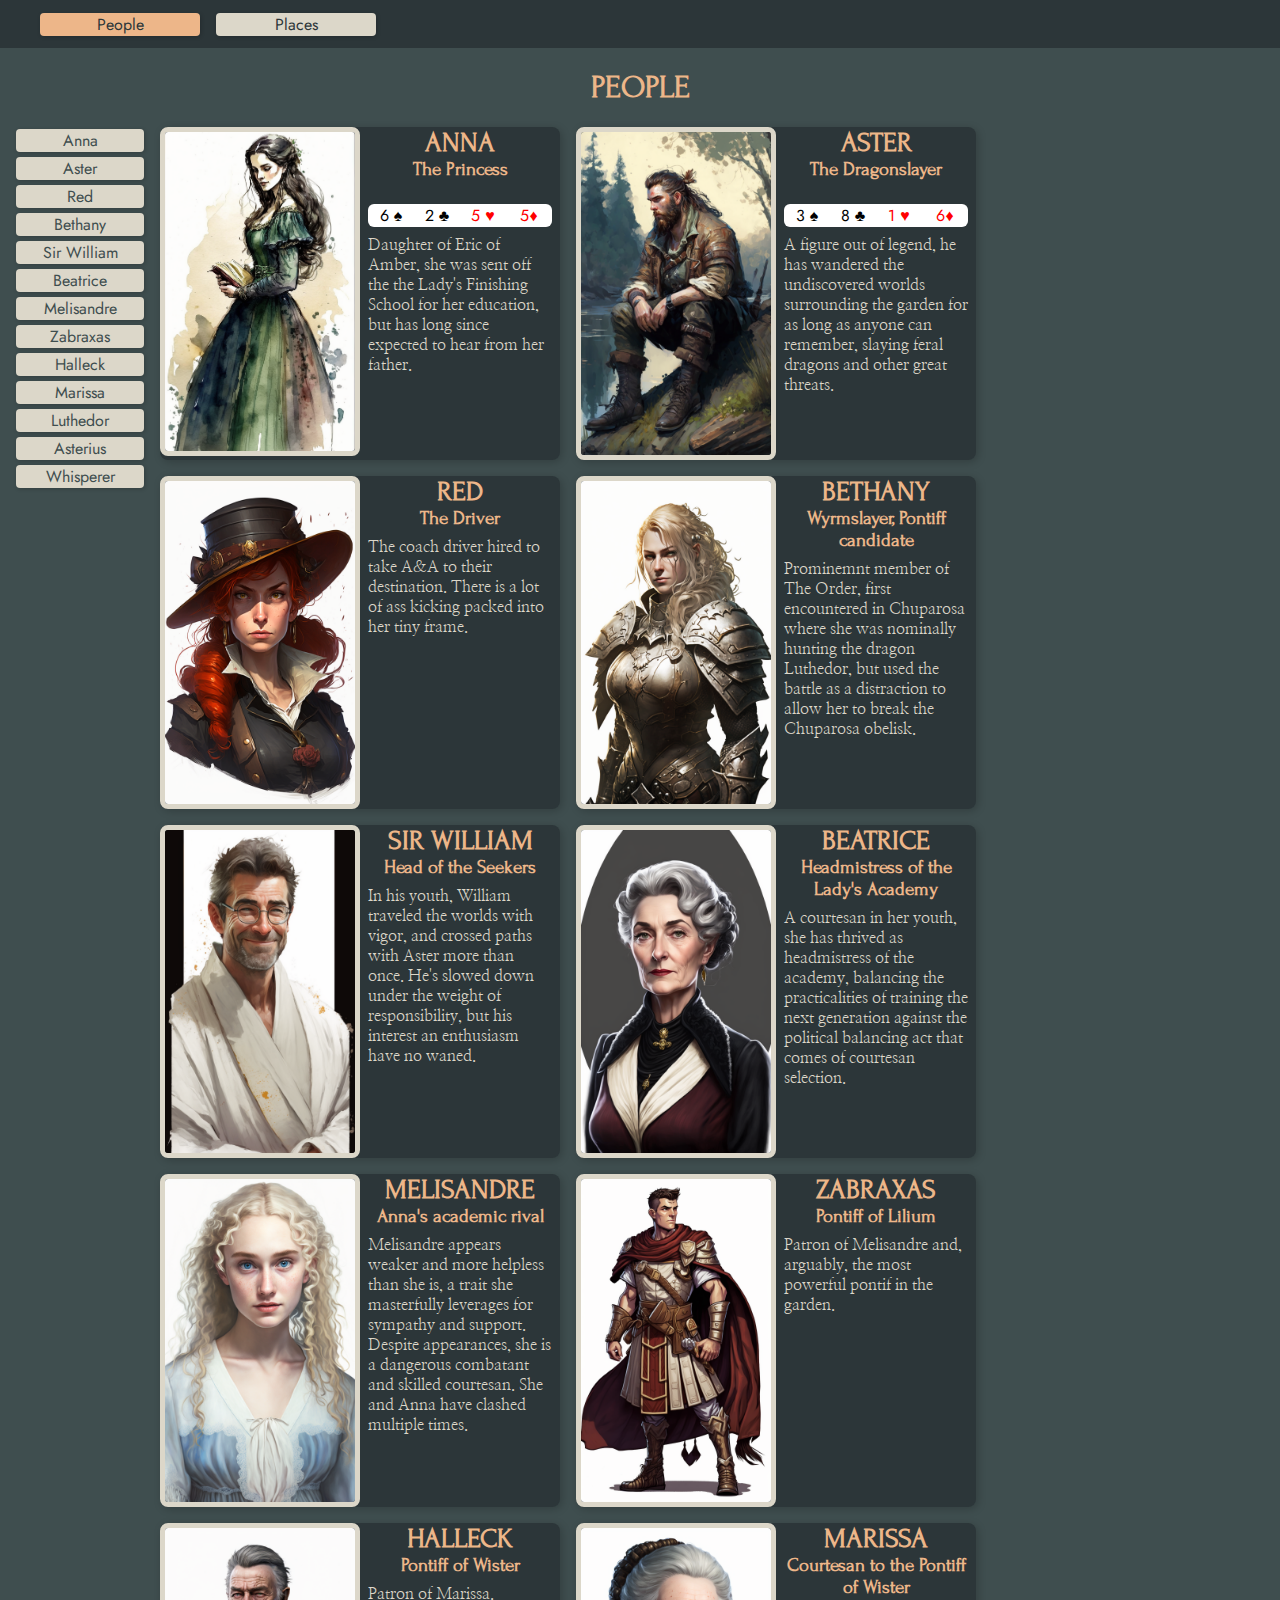
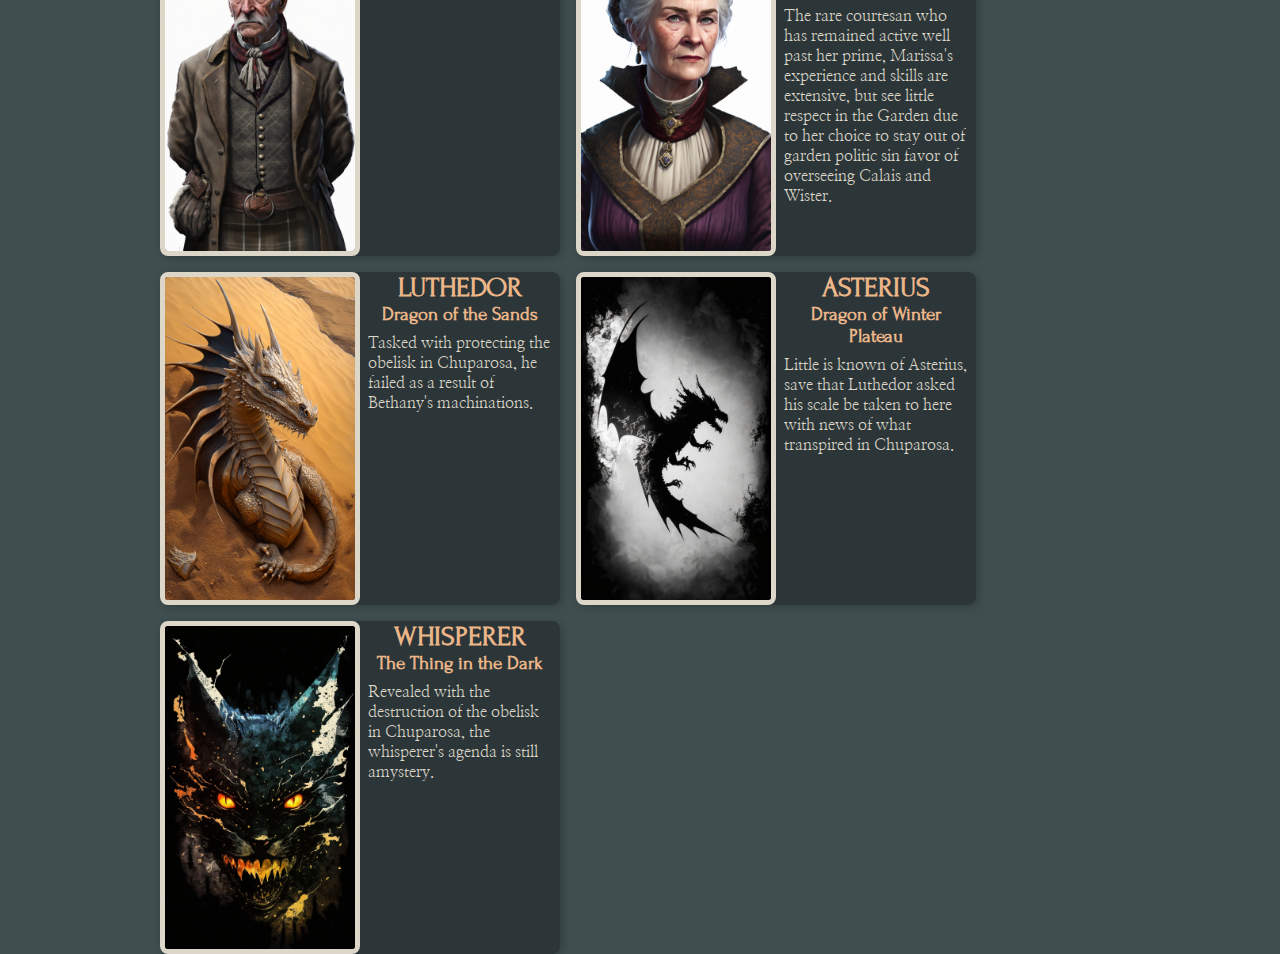
<file: index.html>
<!DOCTYPE html>
<html lang="en">
  <head>
    <meta charset="UTF-8" />
    <meta http-equiv="X-UA-Compatible" content="IE=edge" />
    <meta name="viewport" content="width=device-width, initial-scale=1.0" />
    <link rel="preconnect" href="https://fonts.googleapis.com" />
    <link rel="preconnect" href="https://fonts.gstatic.com" crossorigin />
    <link
      href="https://fonts.googleapis.com/css2?family=Forum&family=Jost:wght@300&family=Nanum+Myeongjo:wght@400;700&family=Overlock+SC&family=Rye&display=swap"
      rel="stylesheet"
    />

    <link href="styles.css" rel="stylesheet" />
    <link href="people.css" rel="stylesheet" />

    <title>A Game starter</title>
  </head>
  <body>
    <header>
      <ul>
        <li class="active"><a href="index.html">People</a></li>
        <li><a href="places.html">Places</a></li>
      </ul>
    </header>
    <h1>People</h1>
    <main>
      <nav id="sidenav"></nav>

      <content>
        <ul id="cardcontainer"></ul>
      </content>
    </main>
    <footer></footer>
  </body>
  <script src="people.js" type="module" id="callcards"></script>
</html>
</file>
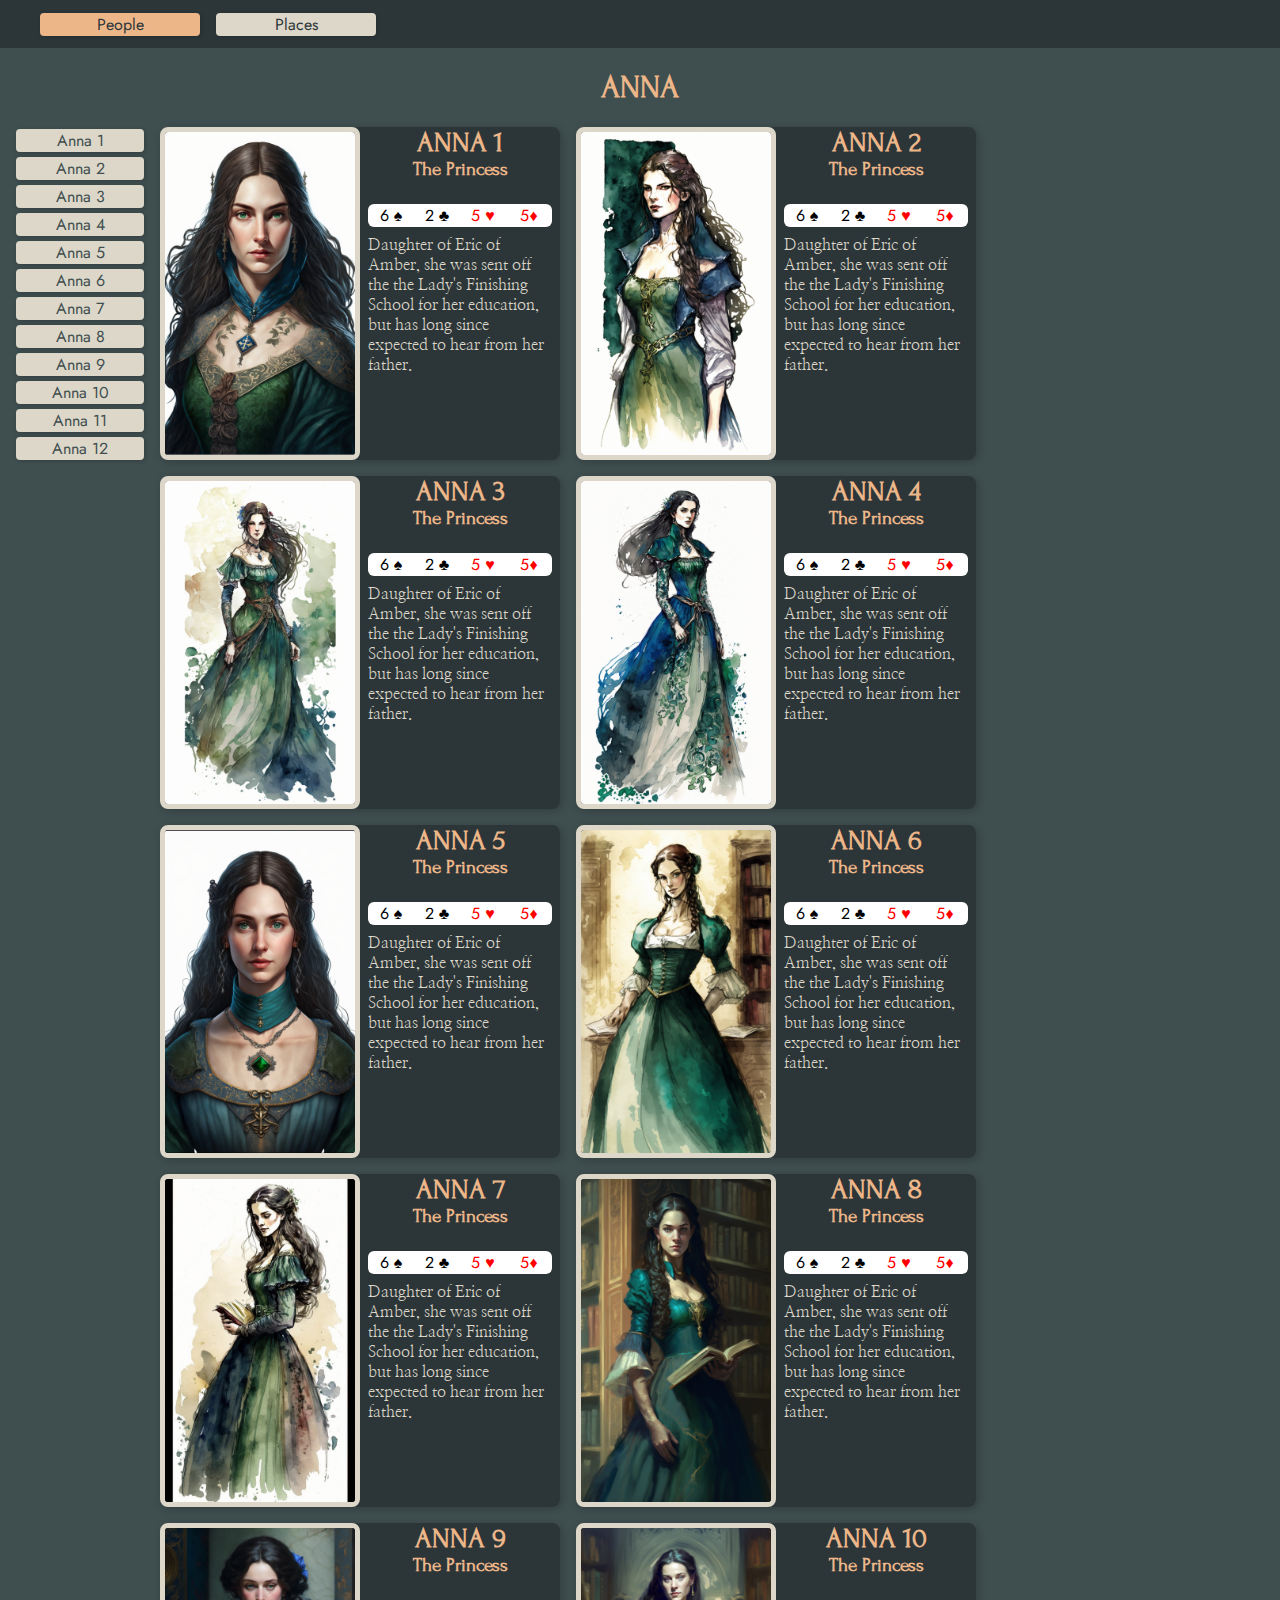
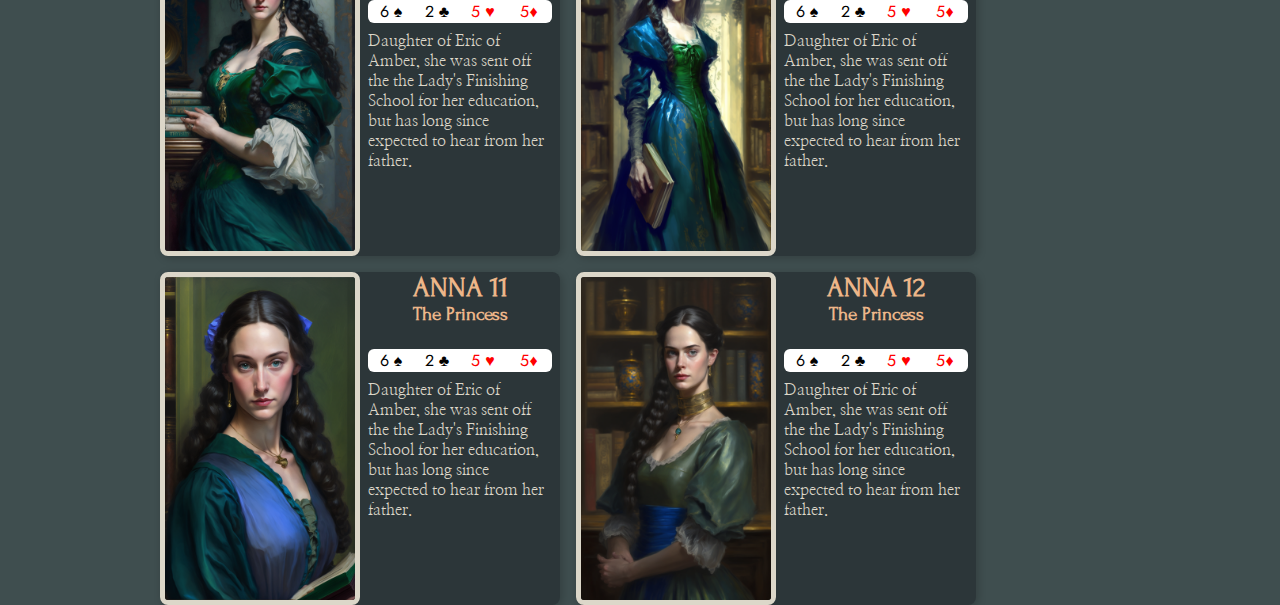
<file: anna.html>
<!DOCTYPE html>
<html lang="en">
  <head>
    <meta charset="UTF-8" />
    <meta http-equiv="X-UA-Compatible" content="IE=edge" />
    <meta name="viewport" content="width=device-width, initial-scale=1.0" />
    <link rel="preconnect" href="https://fonts.googleapis.com" />
    <link rel="preconnect" href="https://fonts.gstatic.com" crossorigin />
    <link
      href="https://fonts.googleapis.com/css2?family=Forum&family=Jost:wght@300&family=Nanum+Myeongjo:wght@400;700&family=Overlock+SC&family=Rye&display=swap"
      rel="stylesheet"
    />

    <link href="styles.css" rel="stylesheet" />
    <link href="people.css" rel="stylesheet" />

    <title>A Game starter</title>
  </head>
  <body>
    <header>
      <ul>
        <li class="active"><a href="index.html">People</a></li>
        <li><a href="places.html">Places</a></li>
      </ul>
    </header>
    <h1>Anna</h1>
    <main>
      <nav id="sidenav"></nav>

      <content>
        <ul id="cardcontainer"></ul>
      </content>
    </main>
    <footer></footer>
  </body>
  <script src="anna.js" type="module" id="callcards"></script>
</html>
</file>
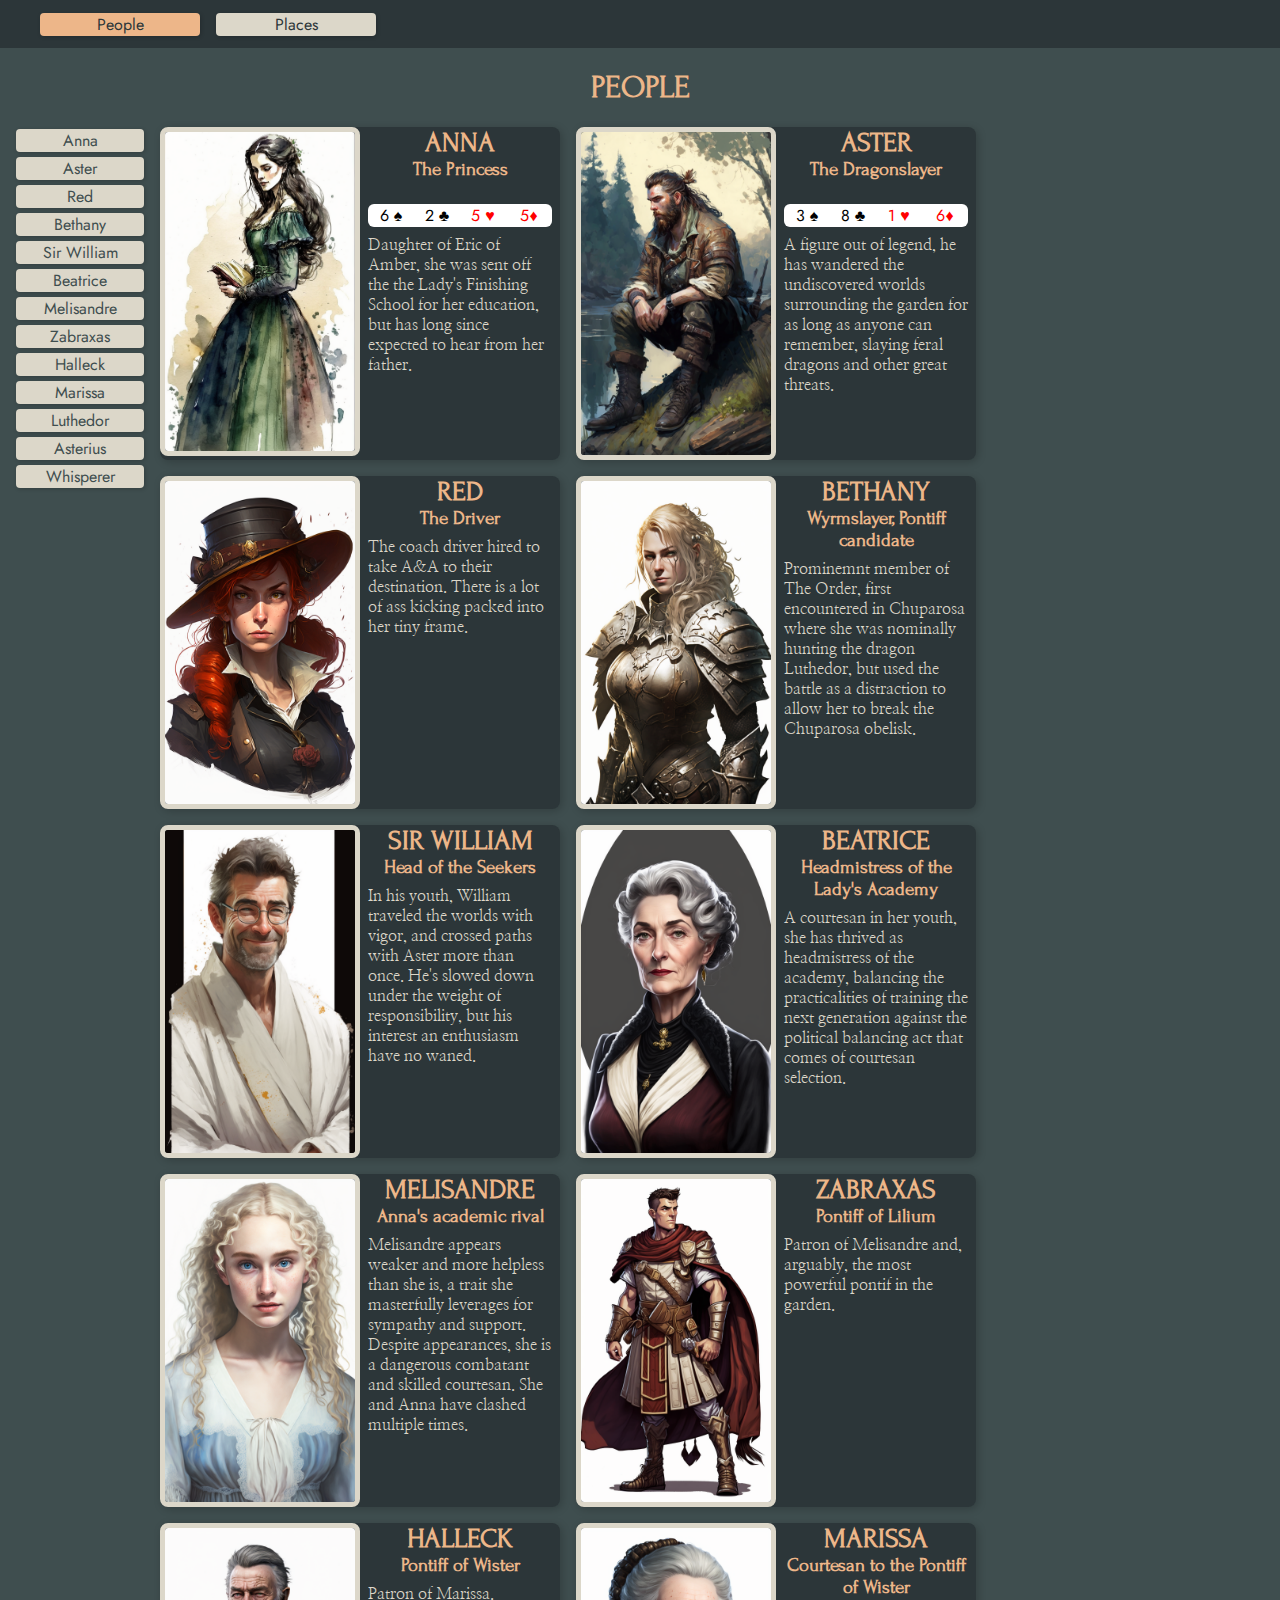
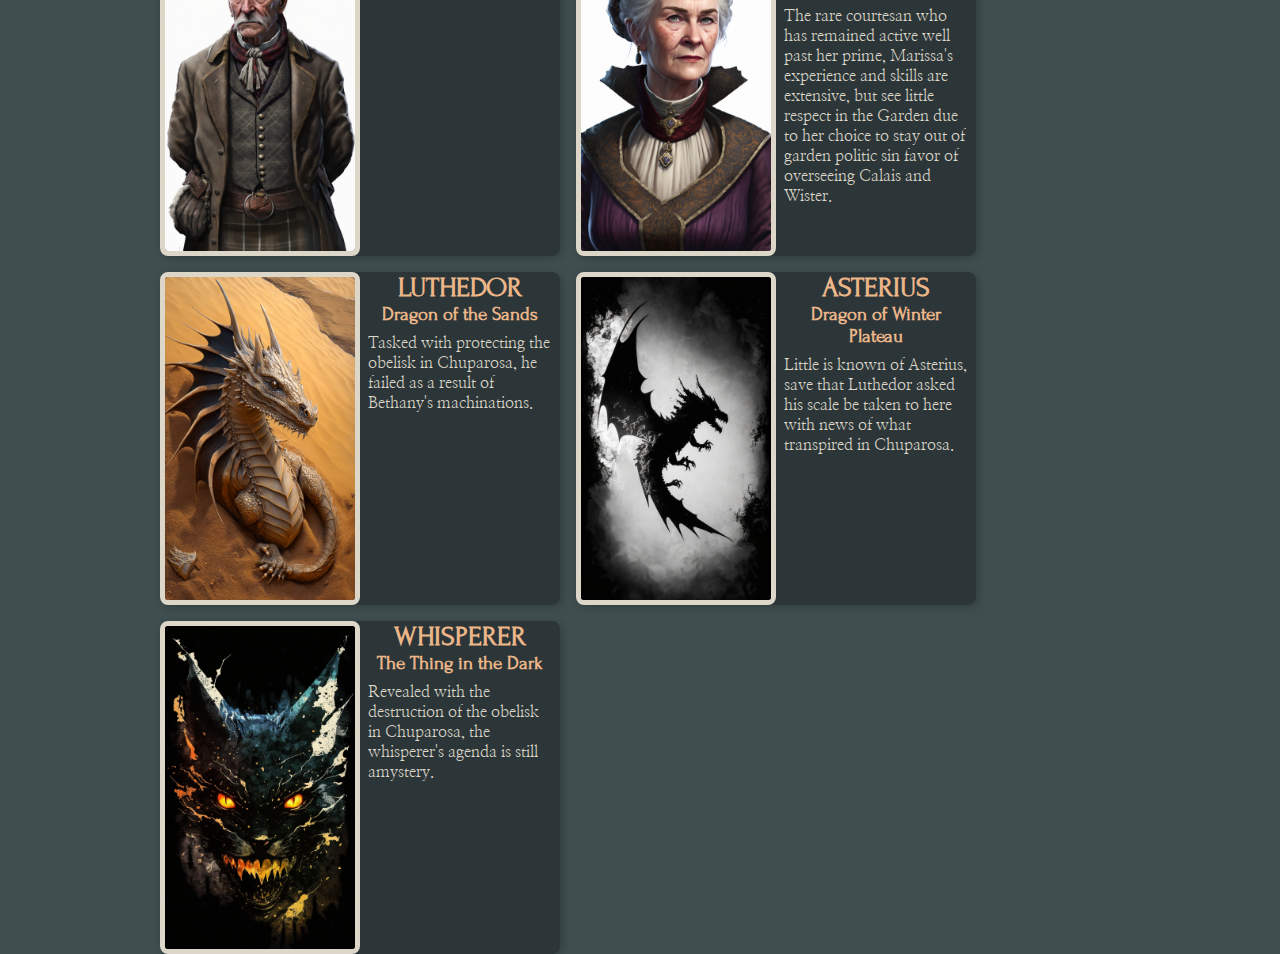
<file: people.html>
<!DOCTYPE html>
<html lang="en">
  <head>
    <meta charset="UTF-8" />
    <meta http-equiv="X-UA-Compatible" content="IE=edge" />
    <meta name="viewport" content="width=device-width, initial-scale=1.0" />
    <link rel="preconnect" href="https://fonts.googleapis.com" />
    <link rel="preconnect" href="https://fonts.gstatic.com" crossorigin />
    <link
      href="https://fonts.googleapis.com/css2?family=Forum&family=Jost:wght@300&family=Nanum+Myeongjo:wght@400;700&family=Overlock+SC&family=Rye&display=swap"
      rel="stylesheet"
    />

    <link href="styles.css" rel="stylesheet" />
    <link href="people.css" rel="stylesheet" />

    <title>A Game starter</title>
  </head>
  <body>
    <header>
      <ul>
        <li class="active"><a href="people.html">People</a></li>
        <li><a href="places.html">Places</a></li>
      </ul>
    </header>
    <h1>People</h1>
    <main>
      <nav id="sidenav"></nav>

      <content>
        <ul id="cardcontainer"></ul>
      </content>
    </main>
    <footer></footer>
  </body>
  <script src="people.js" type="module" id="callcards"></script>
</html>
</file>
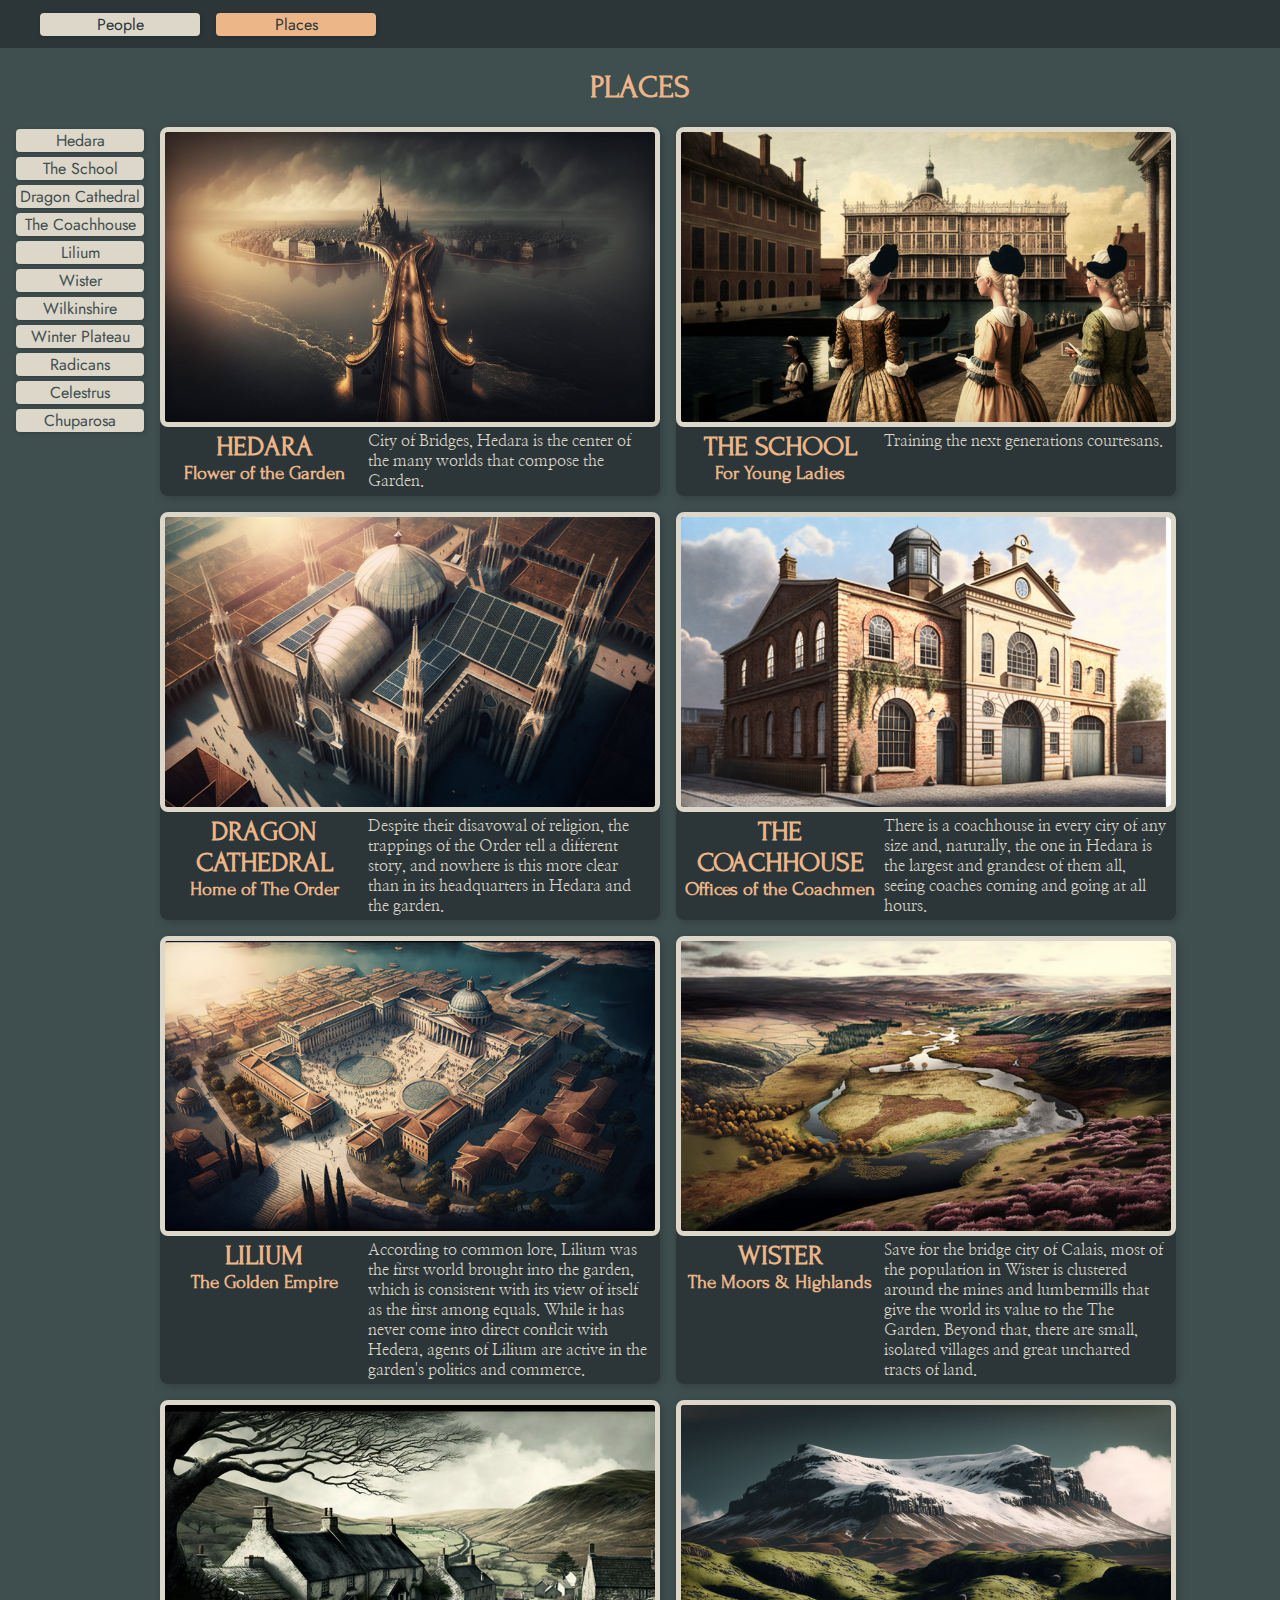
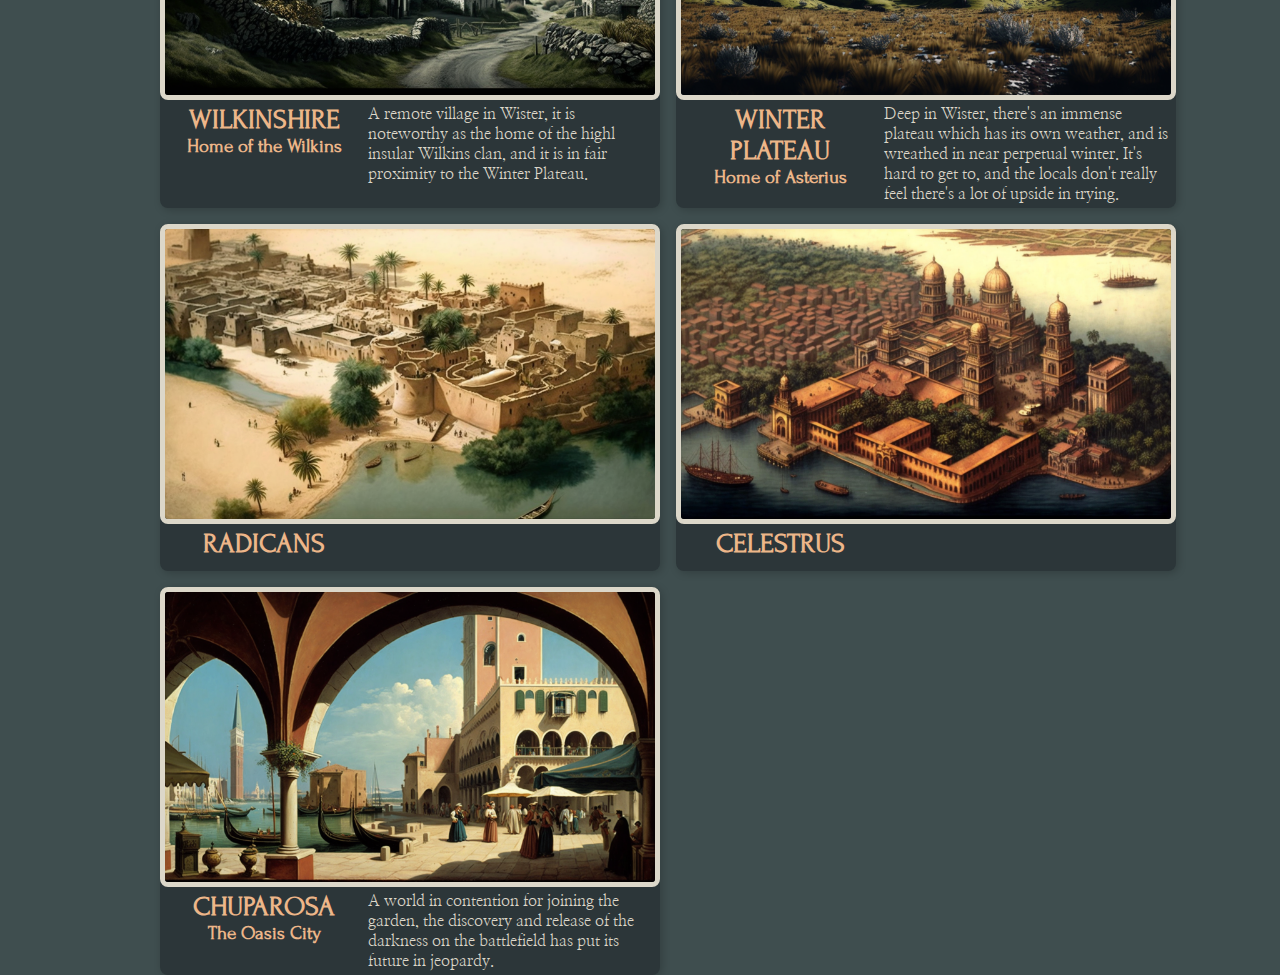
<file: places.html>
<!DOCTYPE html>
<html lang="en">
  <head>
    <meta charset="UTF-8" />
    <meta http-equiv="X-UA-Compatible" content="IE=edge" />
    <meta name="viewport" content="width=device-width, initial-scale=1.0" />
    <link rel="preconnect" href="https://fonts.googleapis.com" />
    <link rel="preconnect" href="https://fonts.gstatic.com" crossorigin />
    <link
      href="https://fonts.googleapis.com/css2?family=Forum&family=Jost:wght@300&family=Nanum+Myeongjo:wght@400;700&family=Overlock+SC&family=Rye&display=swap"
      rel="stylesheet"
    />

    <link href="styles.css" rel="stylesheet" />
    <link href="places.css" rel="stylesheet" />
    <title>A Game starter</title>
  </head>
  <body>
    <header>
      <ul>
        <li><a href="index.html">People</a></li>
        <li class="active"><a href="places.html">Places</a></li>
      </ul>
    </header>
    <h1>Places</h1>
    <main>
      <nav id="sidenav"></nav>
      <content>
        <ul id="cardcontainer">
          <!-- <li>
          <img src="./img/bridge.png" />
          <div class="cardinfo">
            <div class="cardsum">
              <h2>Foo</h2>
              <h3>Bar</h3>
            </div>
            <div class="carddetails">
              <p><p>Lorem ipsum dolor sit amet, consectetur adipiscing elit. Integer volutpat nunc turpis, at euismod mi elementum et. Aenean ac consequat tortor. Suspendisse id pharetra dui, at vestibulum magna.</p></p>
            </div>
            
          </div>
        </li> -->
        </ul>
      </content>
    </main>
    <footer></footer>
  </body>
  <script src="places.js" type="module" id="callcards"></script>
</html>
</file>
<file: styles.css>
html {
  --color-main-dark: rgb(44, 54, 57);
  --color-main-mid: rgb(63, 78, 79);
  --color-accent: rgb(237, 182, 137);
  --color-text-light: rgb(220, 215, 201);

  --font-body: "Nanum Myeongjo", serif;
  --font-header: "Forum", cursive;
  --font-label: "Jost", sans-serif;

  background-color: var(--color-main-mid);
  font-family: var(--font-body);
  color: var(--color-text-light);
}

body {
  margin: 0;
}

main {
  display: grid;
  grid-template-columns: 10rem auto;
}

header {
  height: 3rem;
  background-color: var(--color-main-dark);
  margin: 0;
  padding: 0;
  display: flex;
}

nav {
  display: flex;
  flex-direction: column;
}

h1,
h2,
h3 {
  font-family: var(--font-header);
  /* color: rgb(162, 123, 92); */
  color: var(--color-accent);
}

h1,
h2 {
  text-align: center;
  text-transform: uppercase;
}

header ul {
  display: flex;
  text-decoration: none;
  /* flex-basis: 1; */
  gap: 1rem;
  margin: 0;
  align-items: center;
  list-style: none;
}

header li {
  background-color: var(--color-text-light);
  border-radius: 4px;
  box-shadow: 1px 1px 4px rgba(0, 0, 0, 0.2);
  width: 80%;
  margin: 0.25ch auto;
  text-align: center;
  text-decoration: none;
  color: var(--color-main-mid);
  font-family: var(--font-label);
  width: 10rem;
}

header a {
  text-decoration: none;
  color: var(--color-main-dark);
}
header li:hover {
  background-color: var(--color-accent);
  color: var(--color-text-light);
}

.active {
  background-color: var(--color-accent);
  color: var(--color-text-light);
}

nav a {
  background-color: var(--color-text-light);
  border-radius: 4px;
  box-shadow: 1px 1px 4px rgba(0, 0, 0, 0.2);
  width: 80%;
  margin: 0.25ch auto;
  text-align: center;
  text-decoration: none;
  color: var(--color-main-mid);
  font-family: var(--font-label);
}

nav a:hover {
  background-color: var(--color-main-dark);
  color: var(--color-text-light);
}

content ul {
  display: flex;
  flex-wrap: wrap;
  align-items: left;
  gap: 1rem;
  margin: 0;
  padding: 0;
  text-decoration: none;
}

content li {
  /* gap: 1rem; */
  margin: 0 0;
  border-radius: 8px;
  transition: ease-in-out 0.5s 0.25s;
  transform-origin: 0 0;
  background-color: var(--color-main-dark);
  box-shadow: 2px 2px 8px rgba(0, 0, 0, 0.2);
}

/* content li:target {
  transform: scale(1.2);
} */
content h2 {
  margin: 0;
  text-align: center;
  font-size: 1.75rem;
  /* padding-bottom: 0.5rem; */
}

content h3 {
  text-align: center;
  font-size: 1 rem;
  margin: 0;
  padding-bottom: 0.5rem;
  text-transform: allcaps;
}
content p {
  margin-top: 0;
  padding-top: 0;
}

/* .smallcard {
  display: grid;
  grid-template-columns: auto auto;
  background-color: white;
  border-radius: 6px;
  transform: rotate(9deg);
  width: 4rem;
  justify-content: center;
  gap: 0.5rem;
  float: right;
} */

.smallcard {
  display: grid;
  grid-template-columns: repeat(4, 1fr);
  background-color: white;
  border-radius: 6px;
  justify-content: space-around;
  margin-bottom: 0.5rem;
  /* padding: 0 0.5rem; */
}

.redcard {
  font-family: var(--font-label);
  color: red;
  padding: 0;
  margin: 0;
  text-align: center;
}

.blackcard {
  font-family: var(--font-label);
  color: black;
  padding: 0;
  margin: 0;
  text-align: center;
}

@media (max-width: 48rem) {
  nav {
    display: none;
  }

  content {
    margin: 2rem;
  }

  main {
    display: grid;
    grid-template-columns: auto;
  }
}
</file>
<file: people.css>
content li {
  display: grid;
  grid-template-columns: 200px 200px;
  width: 400px;
}
content img {
  width: 100%;
  object-fit: cover;
  border: 5px solid var(--color-text-light);
  border-radius: 8px;
  transition: ease 0.25s;
  transform-origin: 0 0;
  box-sizing: border-box;
}
content img:hover {
  transform: scale(2);
  z-index: 10;
}

.cardinfo {
  padding: 0 0.5rem;
}
</file>
<file: places.css>
.cardinfo {
  display: grid;
  grid-template-columns: 12rem auto;
  margin: 0;
  padding: 0px;
  justify-content: flex-start;
  padding: 0.25rem 0.5rem;
  gap: 0.5rem;
}
.cardsum {
  margin: 0;
  padding: 0;
}

content {
  width: 100%;
}
content li {
  display: flex;
  flex-direction: column;
  width: 500px;
}
content img {
  width: 100%;
  object-fit: cover;
  border: 5px solid var(--color-text-light);
  border-radius: 8px;
  transition: ease 0.25s;
  transform-origin: 0 0;
  box-sizing: border-box;
}
content img:hover {
  transform: scale(2);
  z-index: 10;
}

@media (max-width: 63rem) {
  content img:hover {
    transform: scale(1.5);
  }
}

@media (max-width: 48rem) {
  nav {
    display: none;
  }

  content {
    margin: 2rem;
  }

  main {
    display: grid;
    grid-template-columns: auto;
  }
  content img:hover {
    transform: scale(1.2);
  }
}
</file>
